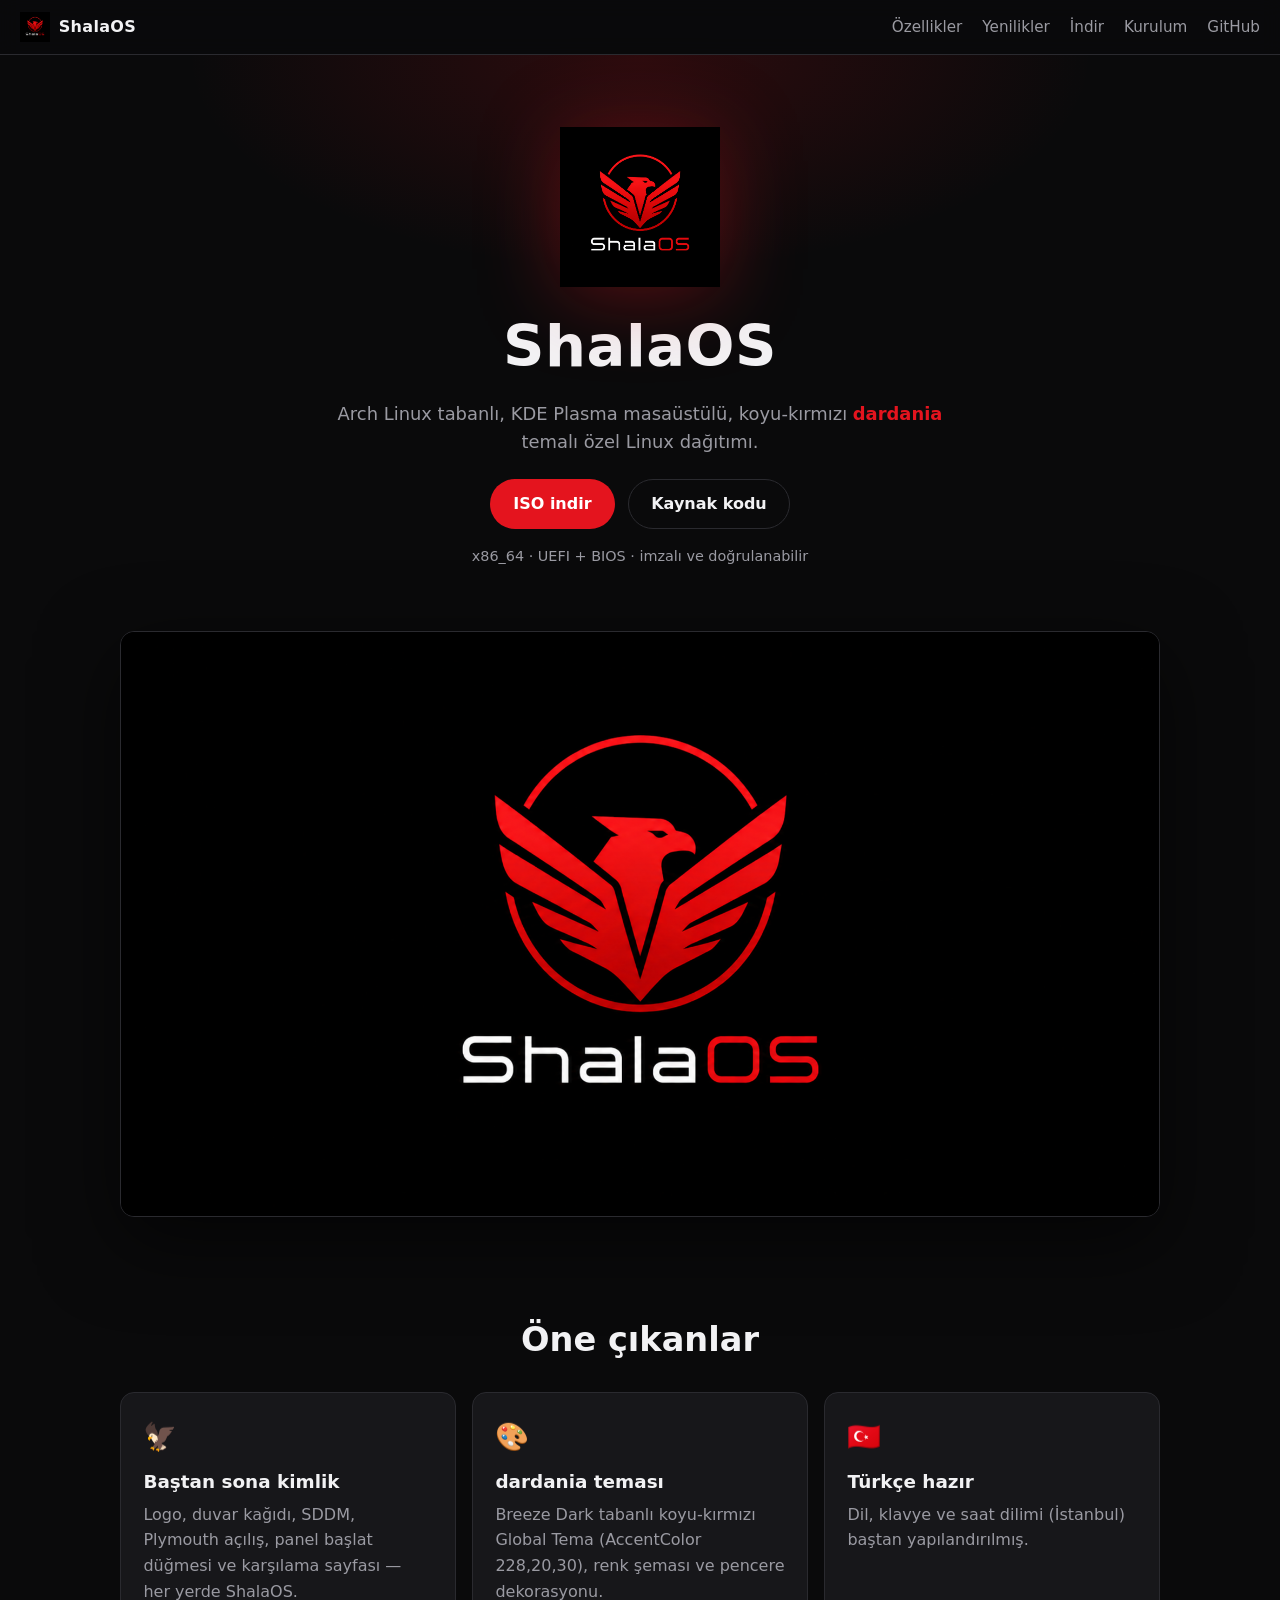
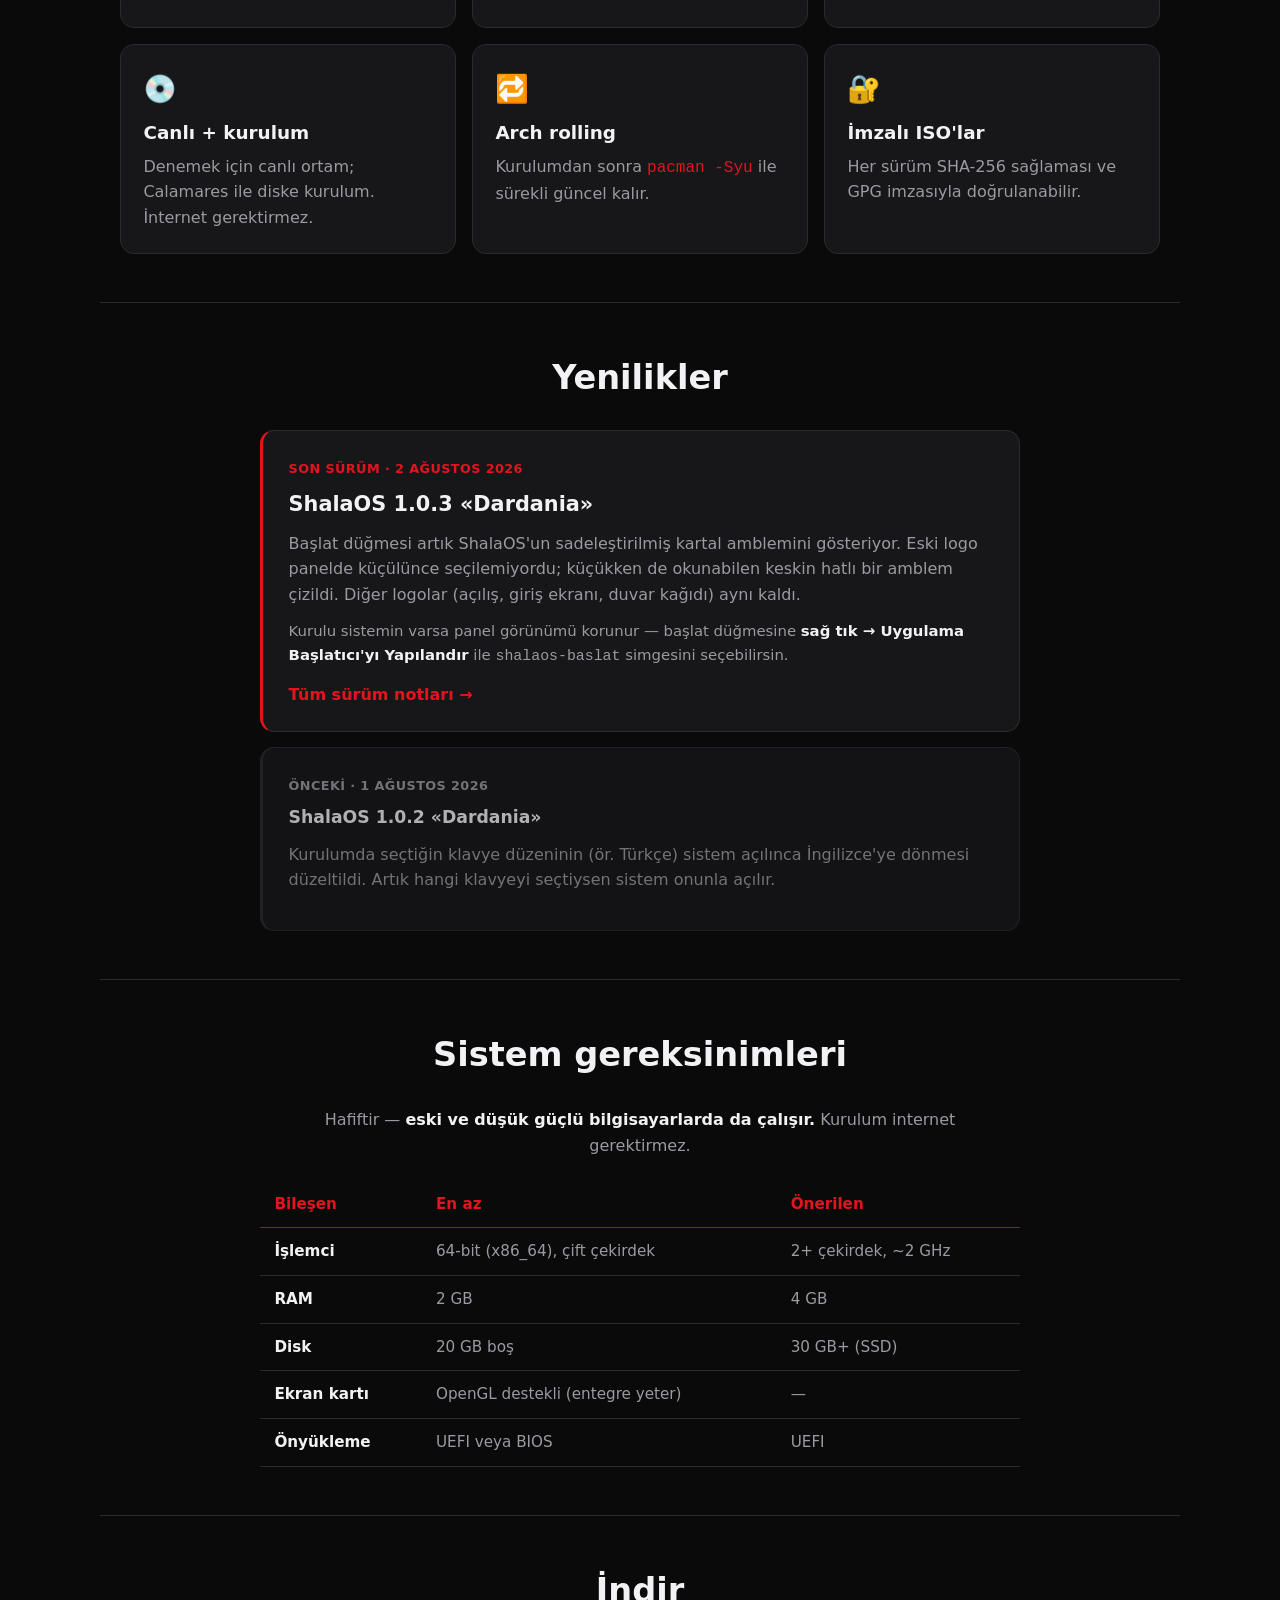
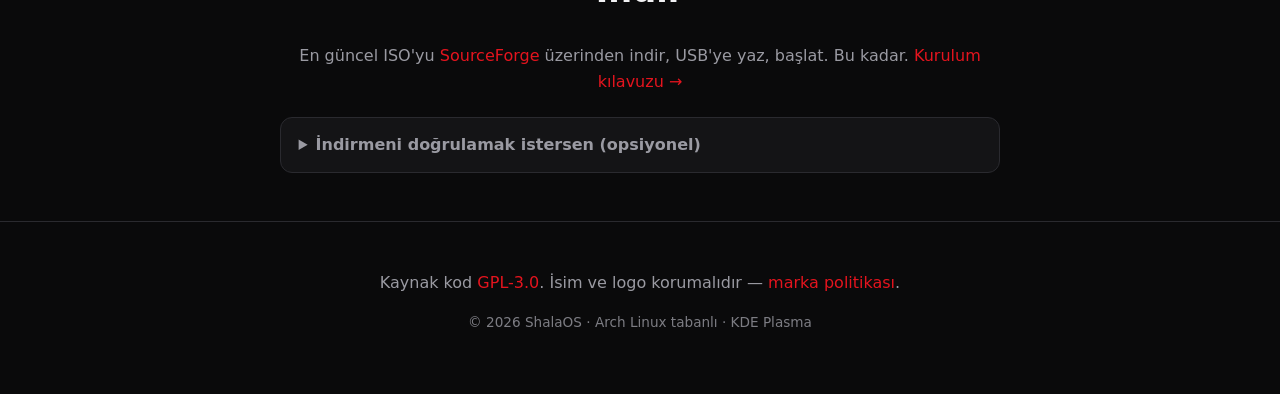
<file: docs/index.html>
<!DOCTYPE html>
<html lang="tr">
<head>
  <meta charset="utf-8" />
  <meta name="viewport" content="width=device-width, initial-scale=1" />
  <title>ShalaOS — Arch tabanlı, KDE Plasma, koyu-kırmızı</title>
  <meta name="description" content="ShalaOS: Arch Linux tabanlı, KDE Plasma masaüstülü, koyu-kırmızı dardania temalı özel Linux dağıtımı." />
  <link rel="icon" href="assets/icon-256.png" />
  <link rel="stylesheet" href="style.css" />
</head>
<body>
  <header class="nav">
    <a class="brand" href="#top">
      <img src="assets/logo.png" alt="ShalaOS" />
      <span>ShalaOS</span>
    </a>
    <nav class="links">
      <a href="#ozellikler">Özellikler</a>
      <a href="#yenilikler">Yenilikler</a>
      <a href="#indir">İndir</a>
      <a href="https://github.com/edizsale/shalaos/blob/main/docs/kurulum.md">Kurulum</a>
      <a href="https://github.com/edizsale/shalaos">GitHub</a>
    </nav>
  </header>

  <main id="top">
    <section class="hero">
      <img class="hero-logo" src="assets/logo.png" alt="ShalaOS logosu" />
      <h1>ShalaOS</h1>
      <p class="tagline">
        Arch Linux tabanlı, KDE Plasma masaüstülü, koyu-kırmızı
        <strong>dardania</strong> temalı özel Linux dağıtımı.
      </p>
      <div class="cta">
        <a class="btn primary" href="https://sourceforge.net/projects/shalaos/files/">ISO indir</a>
        <a class="btn ghost" href="https://github.com/edizsale/shalaos">Kaynak kodu</a>
      </div>
      <p class="sub">x86_64 · UEFI + BIOS · imzalı ve doğrulanabilir</p>
    </section>

    <section class="showcase">
      <div class="frame">
        <img src="assets/wallpaper.png" alt="ShalaOS masaüstü duvar kağıdı" />
      </div>
    </section>

    <section id="ozellikler" class="features">
      <h2>Öne çıkanlar</h2>
      <div class="grid">
        <article class="card">
          <div class="ico">🦅</div>
          <h3>Baştan sona kimlik</h3>
          <p>Logo, duvar kağıdı, SDDM, Plymouth açılış, panel başlat düğmesi ve karşılama sayfası — her yerde ShalaOS.</p>
        </article>
        <article class="card">
          <div class="ico">🎨</div>
          <h3>dardania teması</h3>
          <p>Breeze Dark tabanlı koyu-kırmızı Global Tema (AccentColor 228,20,30), renk şeması ve pencere dekorasyonu.</p>
        </article>
        <article class="card">
          <div class="ico">🇹🇷</div>
          <h3>Türkçe hazır</h3>
          <p>Dil, klavye ve saat dilimi (İstanbul) baştan yapılandırılmış.</p>
        </article>
        <article class="card">
          <div class="ico">💿</div>
          <h3>Canlı + kurulum</h3>
          <p>Denemek için canlı ortam; Calamares ile diske kurulum. İnternet gerektirmez.</p>
        </article>
        <article class="card">
          <div class="ico">🔁</div>
          <h3>Arch rolling</h3>
          <p>Kurulumdan sonra <code>pacman -Syu</code> ile sürekli güncel kalır.</p>
        </article>
        <article class="card">
          <div class="ico">🔐</div>
          <h3>İmzalı ISO'lar</h3>
          <p>Her sürüm SHA-256 sağlaması ve GPG imzasıyla doğrulanabilir.</p>
        </article>
      </div>
    </section>

    <section id="yenilikler" class="news">
      <h2>Yenilikler</h2>
      <div class="news-card">
        <span class="news-tag">Son sürüm · 2 Ağustos 2026</span>
        <h3>ShalaOS 1.0.3 «Dardania»</h3>
        <p>
          Başlat düğmesi artık ShalaOS'un sadeleştirilmiş kartal amblemini gösteriyor.
          Eski logo panelde küçülünce seçilemiyordu; küçükken de okunabilen keskin hatlı
          bir amblem çizildi. Diğer logolar (açılış, giriş ekranı, duvar kağıdı) aynı kaldı.
        </p>
        <p class="news-hint">
          Kurulu sistemin varsa panel görünümü korunur — başlat düğmesine <strong>sağ tık →
          Uygulama Başlatıcı'yı Yapılandır</strong> ile <code>shalaos-baslat</code> simgesini
          seçebilirsin.
        </p>
        <a class="news-link"
           href="https://github.com/edizsale/shalaos/blob/main/docs/surum-notlari.md">
          Tüm sürüm notları →
        </a>
      </div>

      <div class="news-card news-onceki">
        <span class="news-tag">Önceki · 1 Ağustos 2026</span>
        <h3>ShalaOS 1.0.2 «Dardania»</h3>
        <p>
          Kurulumda seçtiğin klavye düzeninin (ör. Türkçe) sistem açılınca İngilizce'ye
          dönmesi düzeltildi. Artık hangi klavyeyi seçtiysen sistem onunla açılır.
        </p>
      </div>
    </section>

    <section class="reqs">
      <h2>Sistem gereksinimleri</h2>
      <p class="reqs-lead">Hafiftir — <strong>eski ve düşük güçlü bilgisayarlarda da çalışır.</strong> Kurulum internet gerektirmez.</p>
      <div class="reqs-table">
        <table>
          <thead>
            <tr><th>Bileşen</th><th>En az</th><th>Önerilen</th></tr>
          </thead>
          <tbody>
            <tr><td>İşlemci</td><td>64-bit (x86_64), çift çekirdek</td><td>2+ çekirdek, ~2 GHz</td></tr>
            <tr><td>RAM</td><td>2 GB</td><td>4 GB</td></tr>
            <tr><td>Disk</td><td>20 GB boş</td><td>30 GB+ (SSD)</td></tr>
            <tr><td>Ekran kartı</td><td>OpenGL destekli (entegre yeter)</td><td>—</td></tr>
            <tr><td>Önyükleme</td><td>UEFI veya BIOS</td><td>UEFI</td></tr>
          </tbody>
        </table>
      </div>
    </section>

    <section id="indir" class="download">
      <h2>İndir</h2>
      <p>
        En güncel ISO'yu
        <a href="https://sourceforge.net/projects/shalaos/files/">SourceForge</a>
        üzerinden indir, USB'ye yaz, başlat. Bu kadar.
        <a href="https://github.com/edizsale/shalaos/blob/main/docs/kurulum.md">Kurulum kılavuzu →</a>
      </p>
      <details class="verify">
        <summary>İndirmeni doğrulamak istersen (opsiyonel)</summary>
        <p>Zorunlu değil. Sağlama ve imza dosyaları
          <a href="https://github.com/edizsale/shalaos/releases/latest">GitHub Release</a>
          sayfasındadır. Bozulmadan geldiğinden emin olmak için tek komut:</p>
        <pre><code>sha256sum -c ShalaOS-*-Dardania-x86_64.iso.sha256</code></pre>
        <p>İleri düzey — ShalaOS tarafından yayımlandığını GPG ile doğrula:</p>
        <pre><code>gpg --import KEYS
gpg --verify ShalaOS-*-Dardania-x86_64.iso.sig ShalaOS-*-Dardania-x86_64.iso</code></pre>
      </details>
    </section>
  </main>

  <footer>
    <p>
      Kaynak kod <a href="https://github.com/edizsale/shalaos/blob/main/LICENSE">GPL-3.0</a>.
      İsim ve logo korumalıdır —
      <a href="https://github.com/edizsale/shalaos/blob/main/TRADEMARK.md">marka politikası</a>.
    </p>
    <p class="muted">© 2026 ShalaOS · Arch Linux tabanlı · KDE Plasma</p>
  </footer>
</body>
</html>
</file>
<file: docs/style.css>
:root {
  --red: #e4141e;         /* rgb(228,20,30) */
  --red-dim: #b3101a;
  --bg: #0a0a0b;
  --bg-2: #141416;
  --card: #17171a;
  --border: #2a2a2f;
  --text: #f2f2f4;
  --muted: #9a9aa2;
  --radius: 14px;
  --max: 1080px;
}

* { box-sizing: border-box; }

html { scroll-behavior: smooth; }

body {
  margin: 0;
  font-family: system-ui, -apple-system, "Segoe UI", Roboto, "Noto Sans", sans-serif;
  background: var(--bg);
  color: var(--text);
  line-height: 1.6;
  -webkit-font-smoothing: antialiased;
}

a { color: var(--red); text-decoration: none; }
a:hover { text-decoration: underline; }

code, pre {
  font-family: ui-monospace, "SFMono-Regular", "Cascadia Code", Menlo, Consolas, monospace;
}

/* Nav */
.nav {
  position: sticky;
  top: 0;
  z-index: 10;
  display: flex;
  align-items: center;
  justify-content: space-between;
  gap: 1rem;
  padding: 0.75rem 1.25rem;
  background: rgba(10, 10, 11, 0.82);
  backdrop-filter: blur(10px);
  border-bottom: 1px solid var(--border);
}
.brand {
  display: flex;
  align-items: center;
  gap: 0.55rem;
  color: var(--text);
  font-weight: 700;
  letter-spacing: 0.3px;
}
.brand:hover { text-decoration: none; }
.brand img { width: 30px; height: 30px; }
.links { display: flex; gap: 1.25rem; flex-wrap: wrap; }
.links a { color: var(--muted); font-size: 0.95rem; }
.links a:hover { color: var(--text); text-decoration: none; }

/* Hero */
.hero {
  max-width: var(--max);
  margin: 0 auto;
  padding: 4.5rem 1.25rem 2rem;
  text-align: center;
  background:
    radial-gradient(60% 55% at 50% 0%, rgba(228, 20, 30, 0.16), transparent 70%);
}
.hero-logo {
  width: 160px;
  height: 160px;
  filter: drop-shadow(0 8px 40px rgba(228, 20, 30, 0.35));
}
.hero h1 {
  font-size: clamp(2.4rem, 6vw, 3.6rem);
  margin: 0.4rem 0 0.2rem;
  letter-spacing: 0.5px;
}
.tagline {
  max-width: 620px;
  margin: 0.4rem auto 1.4rem;
  color: var(--muted);
  font-size: 1.12rem;
}
.tagline strong { color: var(--red); }
.cta { display: flex; gap: 0.8rem; justify-content: center; flex-wrap: wrap; }
.btn {
  display: inline-block;
  padding: 0.7rem 1.4rem;
  border-radius: 999px;
  font-weight: 600;
  border: 1px solid transparent;
  transition: transform 0.08s ease, background 0.15s ease, border-color 0.15s ease;
}
.btn:hover { text-decoration: none; transform: translateY(-1px); }
.btn.primary { background: var(--red); color: #fff; }
.btn.primary:hover { background: var(--red-dim); }
.btn.ghost { border-color: var(--border); color: var(--text); }
.btn.ghost:hover { border-color: var(--red); }
.sub { color: var(--muted); font-size: 0.9rem; margin-top: 1rem; }

/* Showcase */
.showcase { max-width: var(--max); margin: 1rem auto 3rem; padding: 0 1.25rem; }
.frame {
  border: 1px solid var(--border);
  border-radius: var(--radius);
  overflow: hidden;
  box-shadow: 0 24px 80px rgba(0, 0, 0, 0.6);
}
.frame img { display: block; width: 100%; height: auto; }

/* Sections */
section h2 {
  text-align: center;
  font-size: clamp(1.6rem, 4vw, 2.1rem);
  margin: 0 0 1.6rem;
}
.features, .download { max-width: var(--max); margin: 0 auto; padding: 3rem 1.25rem; }

/* Feature grid */
.grid {
  display: grid;
  grid-template-columns: repeat(auto-fit, minmax(260px, 1fr));
  gap: 1rem;
}
.card {
  background: var(--card);
  border: 1px solid var(--border);
  border-radius: var(--radius);
  padding: 1.4rem;
  transition: border-color 0.15s ease, transform 0.08s ease;
}
.card:hover { border-color: var(--red); transform: translateY(-2px); }
.card .ico { font-size: 1.7rem; }
.card h3 { margin: 0.5rem 0 0.35rem; font-size: 1.15rem; }
.card p { margin: 0; color: var(--muted); }
.card code { color: var(--red); }

/* Download */
.download { border-top: 1px solid var(--border); }
.download p { max-width: 720px; margin: 0 auto 1rem; text-align: center; color: var(--muted); }
pre {
  max-width: 720px;
  margin: 0 auto;
  background: var(--bg-2);
  border: 1px solid var(--border);
  border-radius: 12px;
  padding: 1rem 1.2rem;
  overflow-x: auto;
  color: var(--text);
  font-size: 0.9rem;
}

/* Yenilikler */
.news { max-width: var(--max); margin: 0 auto; padding: 3rem 1.25rem; border-top: 1px solid var(--border); }
.news-card {
  max-width: 760px;
  margin: 0 auto;
  background: var(--card);
  border: 1px solid var(--border);
  border-left: 3px solid var(--red);
  border-radius: var(--radius);
  padding: 1.5rem 1.6rem;
}
.news-tag {
  display: inline-block;
  font-size: 0.8rem;
  font-weight: 700;
  letter-spacing: 0.4px;
  text-transform: uppercase;
  color: var(--red);
}
.news-card + .news-card { margin-top: 0.9rem; }
.news-card h3 { margin: 0.45rem 0 0.6rem; font-size: 1.3rem; }
/* Eski surumler: daha sonik, dikkat son surumde kalsin */
.news-onceki { border-left-color: var(--border); opacity: 0.72; }
.news-onceki .news-tag { color: var(--muted); }
.news-onceki h3 { font-size: 1.08rem; }
.news-card p { margin: 0 0 0.8rem; color: var(--muted); }
.news-hint { font-size: 0.93rem; }
.news-hint strong { color: var(--text); }
.news-link { font-weight: 600; }

/* Sistem gereksinimleri */
.reqs { max-width: var(--max); margin: 0 auto; padding: 3rem 1.25rem; border-top: 1px solid var(--border); }
.reqs-lead { text-align: center; color: var(--muted); max-width: 720px; margin: 0 auto 1.4rem; }
.reqs-lead strong { color: var(--text); }
.reqs-table { max-width: 760px; margin: 0 auto; overflow-x: auto; }
.reqs table { width: 100%; border-collapse: collapse; font-size: 0.95rem; }
.reqs th, .reqs td { text-align: left; padding: 0.7rem 0.9rem; border-bottom: 1px solid var(--border); }
.reqs thead th { color: var(--red); font-weight: 700; border-bottom-color: var(--red-dim); }
.reqs tbody td:first-child { color: var(--text); font-weight: 600; }
.reqs tbody td { color: var(--muted); }

.verify {
  max-width: 720px;
  margin: 1.4rem auto 0;
  border: 1px solid var(--border);
  border-radius: 12px;
  background: var(--bg-2);
  padding: 0.4rem 1.1rem;
}
.verify summary {
  cursor: pointer;
  color: var(--muted);
  font-weight: 600;
  padding: 0.5rem 0;
}
.verify summary:hover { color: var(--text); }
.verify[open] summary { color: var(--text); margin-bottom: 0.4rem; }
.verify p { text-align: left; margin: 0.6rem 0 0.4rem; }
.verify pre { margin: 0 0 0.6rem; }

/* Footer */
footer {
  border-top: 1px solid var(--border);
  padding: 2rem 1.25rem 3rem;
  text-align: center;
  color: var(--muted);
}
footer .muted { font-size: 0.85rem; opacity: 0.8; }

@media (max-width: 520px) {
  .links { gap: 0.9rem; }
  .hero { padding-top: 3rem; }
}
</file>
